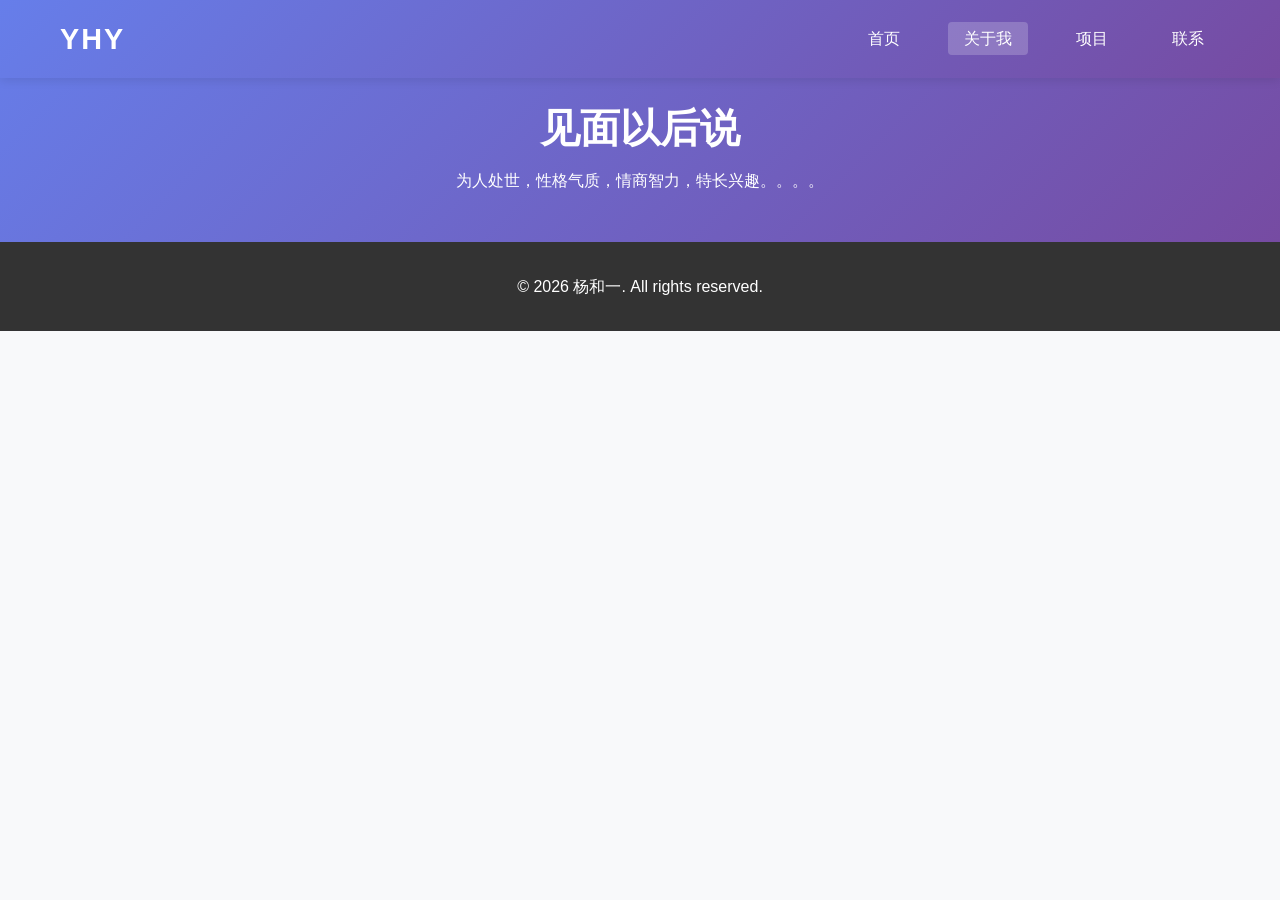
<file: website/about.html>
<!DOCTYPE html>
<html lang="zh-CN">
<head>
    <meta charset="UTF-8">
    <meta name="viewport" content="width=device-width, initial-scale=1.0">
    <title>联系我</title>
    <link rel="stylesheet" href="css/style.css">
</head>
<body>
    <nav class="navbar">
        <div class="nav-container">
            <div class="logo">YHY</div>
            <ul class="nav-menu">
                <li><a href="index.html">首页</a ></li>
                <li><a href="about.html"class="active">关于我</a ></li>
                <li><a href="projects.html">项目</a ></li>
                <li><a href="contact.html" >联系</a ></li>
            </ul>
        </div>
    </nav>

    <main>
        <section class="page-header">
            <div class="container">
                <h1>见面以后说</h1>
                <p>为人处世，性格气质，情商智力，特长兴趣。。。。</p >
            </div>
    </main>

    <footer>
        <div class="container">
            <p>&copy; 2026 杨和一. All rights reserved.</p >
        </div>
    </footer>

    <script src="js/main.js"></script>
</body>
</html>
</file>
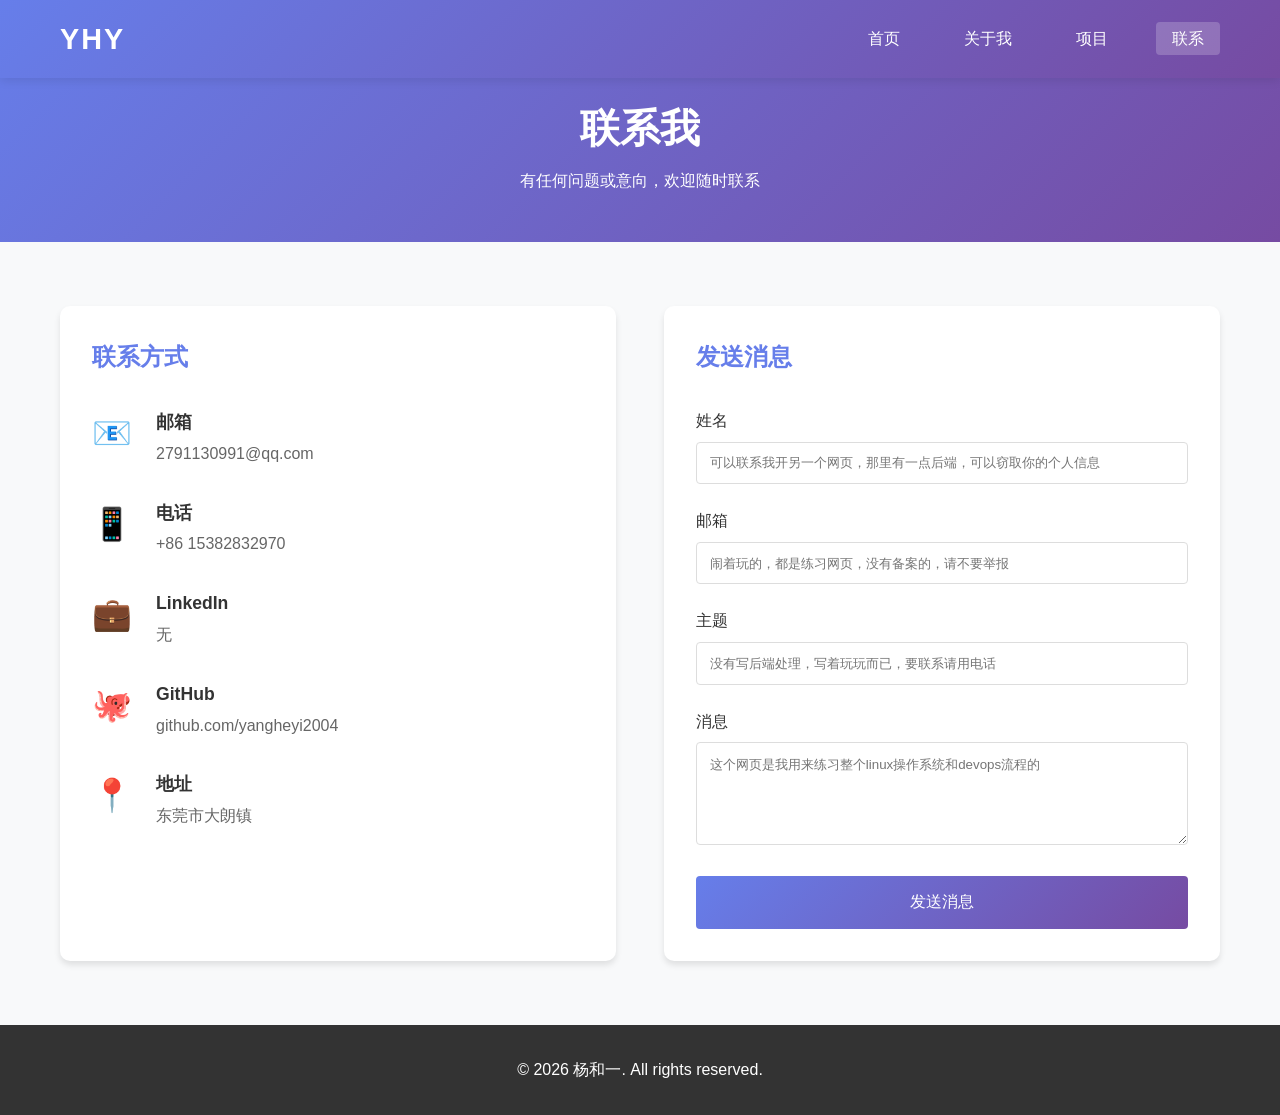
<file: website/contact.html>
<!DOCTYPE html>
<html lang="zh-CN">
<head>
    <meta charset="UTF-8">
    <meta name="viewport" content="width=device-width, initial-scale=1.0">
    <title>联系我</title>
    <link rel="stylesheet" href="css/style.css">
</head>
<body>
    <nav class="navbar">
        <div class="nav-container">
            <div class="logo">YHY</div>
            <ul class="nav-menu">
                <li><a href="index.html">首页</a ></li>
                <li><a href="about.html">关于我</a ></li>
                <li><a href="projects.html">项目</a ></li>
                <li><a href="contact.html" class="active">联系</a ></li>
            </ul>
        </div>
    </nav>

    <main>
        <section class="page-header">
            <div class="container">
                <h1>联系我</h1>
                <p>有任何问题或意向，欢迎随时联系</p >
            </div>
        </section>

        <section class="contact-content">
            <div class="container">
                <div class="contact-grid">
                    <div class="contact-info">
                        <h2>联系方式</h2>
                        
                        <div class="contact-item">
                            <div class="contact-icon">📧</div>
                            <div class="contact-detail">
                                <h3>邮箱</h3>
                                <p>2791130991@qq.com</p >
                            </div>
                        </div>

                        <div class="contact-item">
                            <div class="contact-icon">📱</div>
                            <div class="contact-detail">
                                <h3>电话</h3>
                                <p>+86 15382832970</p >
                            </div>
                        </div>

                        <div class="contact-item">
                            <div class="contact-icon">💼</div>
                            <div class="contact-detail">
                                <h3>LinkedIn</h3>
                                <p>无</p >
                            </div>
                        </div>

                        <div class="contact-item">
                            <div class="contact-icon">🐙</div>
                            <div class="contact-detail">
                                <h3>GitHub</h3>
                                <p>github.com/yangheyi2004</p >
                            </div>
                        </div>

                        <div class="contact-item">
                            <div class="contact-icon">📍</div>
                            <div class="contact-detail">
                                <h3>地址</h3>
                                <p>东莞市大朗镇</p >
                            </div>
                        </div>
                    </div>

                    <div class="contact-form">
                        <h2>发送消息</h2>
                        <form id="message-form">
                            <div class="form-group">
                                <label for="name">姓名</label>
                                <input type="text" id="name" name="name" required placeholder="可以联系我开另一个网页，那里有一点后端，可以窃取你的个人信息">
                            </div>
                            
                            <div class="form-group">
                                <label for="email">邮箱</label>
                                <input type="email" id="email" name="email" required placeholder="闹着玩的，都是练习网页，没有备案的，请不要举报">
                            </div>
                            
                            <div class="form-group">
                                <label for="subject">主题</label>
                                <input type="text" id="subject" name="subject" required placeholder="没有写后端处理，写着玩玩而已，要联系请用电话">
                            </div>
                            
                            <div class="form-group">
                                <label for="message">消息</label>
                                <textarea id="message" name="message" rows="5" required placeholder="这个网页是我用来练习整个linux操作系统和devops流程的"></textarea>
                            </div>
                            
                            <button type="submit" class="submit-btn">发送消息</button>
                        </form>
                    </div>
                </div>
            </div>
        </section>
    </main>

    <footer>
        <div class="container">
            <p>&copy; 2026 杨和一. All rights reserved.</p >
        </div>
    </footer>

    <script src="js/main.js"></script>
</body>
</html>
</file>
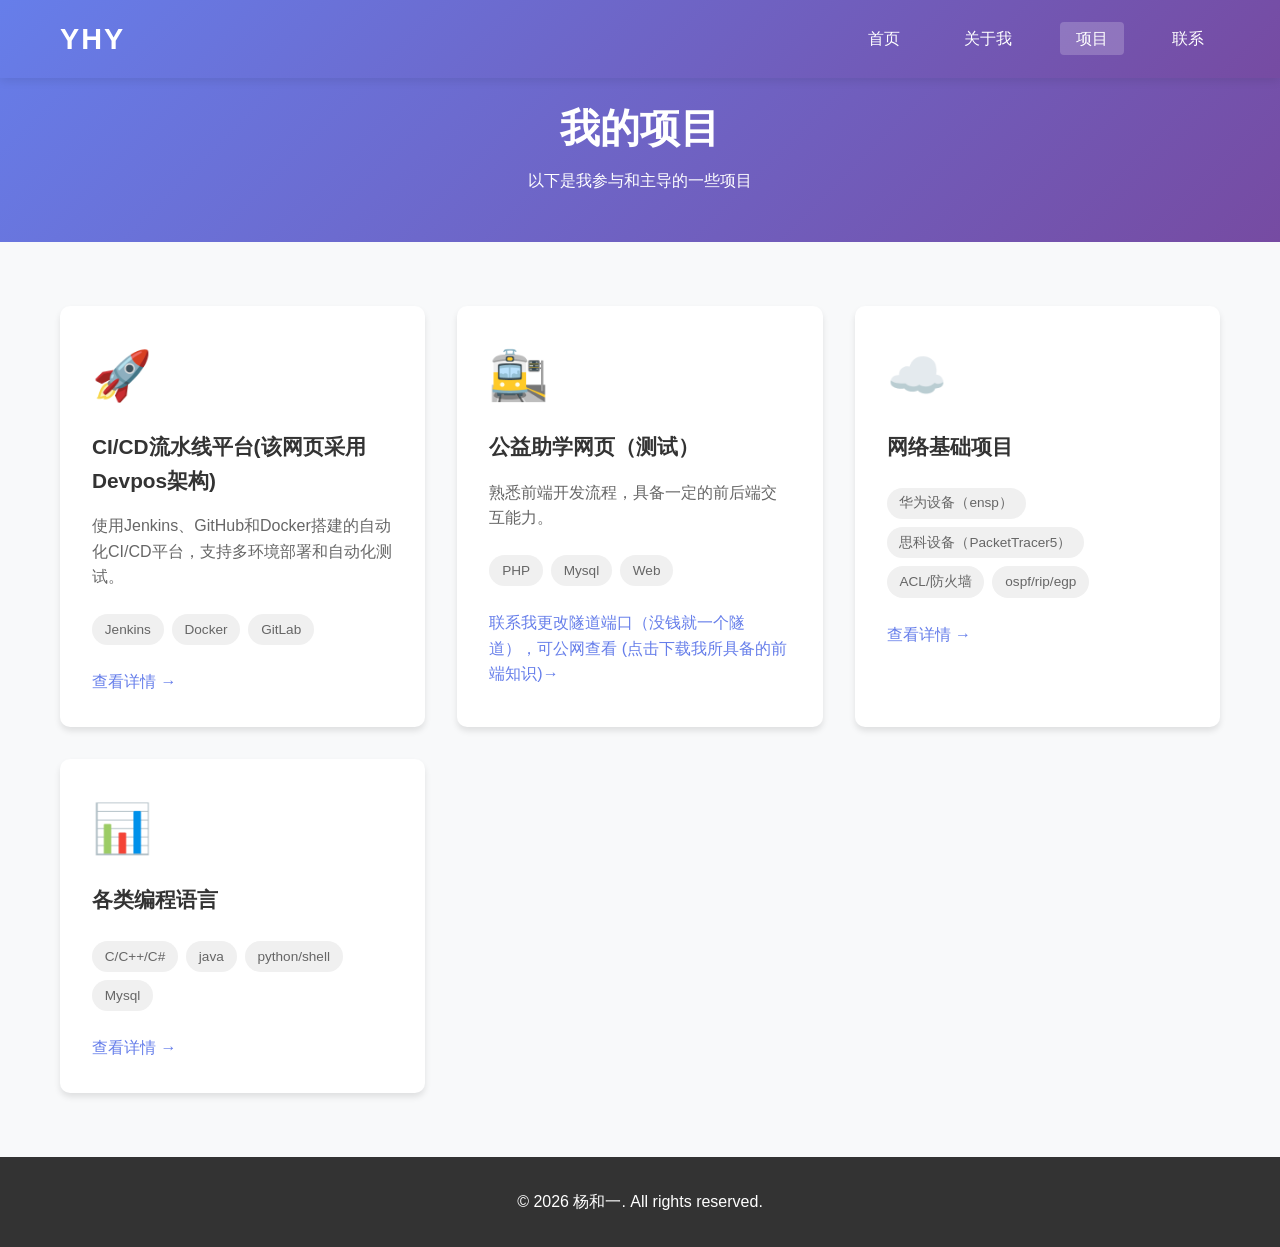
<file: website/projects.html>
<!DOCTYPE html>
<html lang="zh-CN">
<head>
    <meta charset="UTF-8">
    <meta name="viewport" content="width=device-width, initial-scale=1.0">
    <title>项目</title>
    <link rel="stylesheet" href="css/style.css">
</head>
<body>
    <nav class="navbar">
        <div class="nav-container">
            <div class="logo">YHY</div>
            <ul class="nav-menu">
                <li><a href="index.html">首页</a ></li>
                <li><a href="about.html">关于我</a ></li>
                <li><a href="projects.html" class="active">项目</a ></li>
                <li><a href="contact.html">联系</a ></li>
            </ul>
        </div>
    </nav>

    <main>
        <section class="page-header">
            <div class="container">
                <h1>我的项目</h1>
                <p>以下是我参与和主导的一些项目</p >
            </div>
        </section>

        <section class="projects-grid">
            <div class="container">
                <div class="project-card">
                    <div class="project-icon">🚀</div>
                    <h3>CI/CD流水线平台(该网页采用Devpos架构)</h3>
                    <p class="project-description">使用Jenkins、GitHub和Docker搭建的自动化CI/CD平台，支持多环境部署和自动化测试。</p >
                    <div class="project-tech">
                        <span class="tech-tag">Jenkins</span>
                        <span class="tech-tag">Docker</span>
                        <span class="tech-tag">GitLab</span>
                    </div>
                    <div class="project-links">
                        <a href="#" class="project-link">查看详情 →</a >
                    </div>
                </div>

                <div class="project-card">
                    <div class="project-icon">🚉</div>
                    <h3>公益助学网页（测试）</h3>
                    <p class="project-description">熟悉前端开发流程，具备一定的前后端交互能力。</p >
                    <div class="project-tech">
                        <span class="tech-tag">PHP</span>
                        <span class="tech-tag">Mysql</span>
                        <span class="tech-tag">Web</span>
                        
                    </div>
                    <div class="project-links">
                        <a href="./download/前端知识.rar" class="project-link">联系我更改隧道端口（没钱就一个隧道），可公网查看 (点击下载我所具备的前端知识)→</a >
                    </div>
                </div>

                <div class="project-card">
                    <div class="project-icon">☁️</div>
                    <h3>网络基础项目</h3>
                    <p class="project-description"></p >
                    <div class="project-tech">
                        <span class="tech-tag">华为设备（ensp）</span>
                        <span class="tech-tag">思科设备（PacketTracer5）</span>
                        <span class="tech-tag">ACL/防火墙</span>
                        <span class="tech-tag">ospf/rip/egp</span>
                    </div>
                    <div class="project-links">
                        <a href="./download/网路配置知识.rar" class="project-link">查看详情 →</a >
                    </div>
                </div>

                <div class="project-card">
                    <div class="project-icon">📊</div>
                    <h3>各类编程语言</h3>
                    <p class="project-description"></p >
                    <div class="project-tech">
                        <span class="tech-tag">C/C++/C#</span>
                        <span class="tech-tag">java</span>
                        <span class="tech-tag">python/shell</span>
                        <span class="tech-tag">Mysql</span>
                    </div>
                    <div class="project-links">
                        <a href="./download/c+java+python+sql.rar"  class="project-link">查看详情 →</a >
                    </div>
                </div>
            </div>
        </section>
    </main>

    <footer>
        <div class="container">
            <p>&copy; 2026 杨和一. All rights reserved.</p >
        </div>
    </footer>

    <script src="js/main.js"></script>
</body>
</html>
</file>
<file: website/css/style.css>
* {
    margin: 0;
    padding: 0;
    box-sizing: border-box;
}

body {
    font-family: 'Segoe UI', Tahoma, Geneva, Verdana, sans-serif;
    line-height: 1.6;
    color: #333;
    background: #f8f9fa;
}

.container {
    max-width: 1200px;
    margin: 0 auto;
    padding: 0 20px;
}

/* ===== 导航栏 ===== */
.navbar {
    background: linear-gradient(135deg, #667eea 0%, #764ba2 100%);
    color: white;
    position: fixed;
    width: 100%;
    top: 0;
    z-index: 1000;
    box-shadow: 0 2px 10px rgba(0,0,0,0.1);
}

.nav-container {
    max-width: 1200px;
    margin: 0 auto;
    padding: 1rem 20px;
    display: flex;
    justify-content: space-between;
    align-items: center;
}

.logo {
    font-size: 1.8rem;
    font-weight: bold;
    letter-spacing: 2px;
}

.nav-menu {
    display: flex;
    list-style: none;
    gap: 2rem;
}

.nav-menu a {
    color: white;
    text-decoration: none;
    font-weight: 500;
    padding: 0.5rem 1rem;
    border-radius: 4px;
    transition: all 0.3s;
}

.nav-menu a:hover,
.nav-menu a.active {
    background: rgba(255,255,255,0.2);
    transform: translateY(-2px);
}

/* ===== 主页英雄区域 ===== */
.hero {
    background: linear-gradient(135deg, #667eea 0%, #764ba2 100%);
    color: white;
    padding: 8rem 0 4rem;
    text-align: center;
    min-height: 60vh;
    display: flex;
    align-items: center;
}

.hero .container {
    width: 100%;
}

.avatar {
    width: 150px;
    height: 150px;
    border-radius: 50%;
    border: 4px solid white;
    margin-bottom: 1.5rem;
    box-shadow: 0 4px 20px rgba(0,0,0,0.2);
}

.hero h1 {
    font-size: 3rem;
    margin-bottom: 1rem;
    animation: fadeInUp 1s ease;
}

.tagline {
    font-size: 1.3rem;
    margin-bottom: 2rem;
    opacity: 0.95;
    animation: fadeInUp 1s ease 0.2s both;
}

.hero-buttons {
    display: flex;
    gap: 1rem;
    justify-content: center;
    animation: fadeInUp 1s ease 0.4s both;
}

.btn {
    display: inline-block;
    padding: 0.8rem 2rem;
    border-radius: 4px;
    text-decoration: none;
    font-weight: 500;
    transition: all 0.3s;
}

.btn-primary {
    background: white;
    color: #667eea;
}

.btn-primary:hover {
    transform: translateY(-2px);
    box-shadow: 0 4px 15px rgba(0,0,0,0.2);
}

.btn-secondary {
    background: transparent;
    color: white;
    border: 2px solid white;
}

.btn-secondary:hover {
    background: white;
    color: #667eea;
    transform: translateY(-2px);
}

/* ===== 技能标签 ===== */
.skills-preview {
    padding: 4rem 0;
    background: white;
}

.skills-preview h2 {
    text-align: center;
    margin-bottom: 2rem;
    color: #333;
}

.skills-cloud {
    display: flex;
    flex-wrap: wrap;
    gap: 1rem;
    justify-content: center;
}

.skill-tag {
    background: linear-gradient(135deg, #667eea 0%, #764ba2 100%);
    color: white;
    padding: 0.6rem 1.5rem;
    border-radius: 30px;
    font-size: 1rem;
    font-weight: 500;
    transition: all 0.3s;
    box-shadow: 0 2px 8px rgba(102, 126, 234, 0.3);
}

.skill-tag:hover {
    transform: translateY(-2px);
    box-shadow: 0 4px 15px rgba(102, 126, 234, 0.5);
}

/* ===== 最新项目卡片 ===== */
.latest-projects {
    padding: 4rem 0;
    background: #f8f9fa;
}

.latest-projects h2 {
    text-align: center;
    margin-bottom: 2rem;
    color: #333;
}

.project-cards {
    display: grid;
    grid-template-columns: repeat(auto-fit, minmax(300px, 1fr));
    gap: 2rem;
}

.project-card {
    background: white;
    border-radius: 10px;
    overflow: hidden;
    box-shadow: 0 4px 6px rgba(0,0,0,0.1);
    transition: all 0.3s;
}

.project-card:hover {
    transform: translateY(-5px);
    box-shadow: 0 8px 15px rgba(0,0,0,0.15);
}

/* ===== 页面头部 ===== */
.page-header {
    background: linear-gradient(135deg, #667eea 0%, #764ba2 100%);
    color: white;
    padding: 6rem 0 3rem;
    text-align: center;
}

.page-header h1 {
    font-size: 2.5rem;
    margin-bottom: 0.5rem;
}

/* ===== 关于页面 ===== */
.about-content {
    padding: 4rem 0;
}

.about-grid {
    display: grid;
    grid-template-columns: 2fr 1fr;
    gap: 3rem;
}

.about-text h2,
.about-text h3 {
    color: #333;
    margin: 2rem 0 1rem;
}

.about-text h2 {
    font-size: 2rem;
    color: #667eea;
}

.experience-item,
.education-item {
    margin-bottom: 2rem;
    padding-left: 1rem;
    border-left: 3px solid #667eea;
}

.experience-item h4 {
    color: #333;
    margin-bottom: 0.3rem;
}

.company,
.school {
    color: #666;
    font-size: 0.9rem;
    margin-bottom: 0.5rem;
}

.experience-item ul {
    list-style: none;
}

.experience-item li {
    margin-bottom: 0.5rem;
    padding-left: 1.5rem;
    position: relative;
}

.experience-item li:before {
    content: "▹";
    color: #667eea;
    position: absolute;
    left: 0;
}

.info-card {
    background: white;
    padding: 2rem;
    border-radius: 10px;
    box-shadow: 0 4px 6px rgba(0,0,0,0.1);
    margin-bottom: 2rem;
}

.info-card h3 {
    color: #667eea;
    margin-bottom: 1rem;
    padding-bottom: 0.5rem;
    border-bottom: 2px solid #667eea;
}

.info-card ul {
    list-style: none;
}

.info-card li {
    margin-bottom: 0.8rem;
}

/* ===== 项目页面 ===== */
.projects-grid {
    padding: 4rem 0;
}

.projects-grid .container {
    display: grid;
    grid-template-columns: repeat(auto-fit, minmax(300px, 1fr));
    gap: 2rem;
}

.project-card {
    background: white;
    padding: 2rem;
    border-radius: 10px;
    box-shadow: 0 4px 6px rgba(0,0,0,0.1);
    transition: all 0.3s;
}

.project-icon {
    font-size: 3rem;
    margin-bottom: 1rem;
}

.project-card h3 {
    color: #333;
    margin-bottom: 1rem;
    font-size: 1.3rem;
}

.project-description {
    color: #666;
    margin-bottom: 1.5rem;
    line-height: 1.6;
}

.project-tech {
    display: flex;
    flex-wrap: wrap;
    gap: 0.5rem;
    margin-bottom: 1.5rem;
}

.tech-tag {
    background: #f0f0f0;
    padding: 0.3rem 0.8rem;
    border-radius: 20px;
    font-size: 0.85rem;
    color: #666;
}

.project-link {
    color: #667eea;
    text-decoration: none;
    font-weight: 500;
    transition: color 0.3s;
}

.project-link:hover {
    color: #764ba2;
}

/* ===== 联系页面 ===== */
.contact-content {
    padding: 4rem 0;
}

.contact-grid {
    display: grid;
    grid-template-columns: 1fr 1fr;
    gap: 3rem;
}

.contact-info {
    background: white;
    padding: 2rem;
    border-radius: 10px;
    box-shadow: 0 4px 6px rgba(0,0,0,0.1);
}

.contact-info h2 {
    color: #667eea;
    margin-bottom: 2rem;
}

.contact-item {
    display: flex;
    gap: 1rem;
    margin-bottom: 2rem;
    align-items: flex-start;
}

.contact-icon {
    font-size: 2rem;
    min-width: 3rem;
}

.contact-detail h3 {
    color: #333;
    margin-bottom: 0.3rem;
    font-size: 1.1rem;
}

.contact-detail p {
    color: #666;
}

.contact-form {
    background: white;
    padding: 2rem;
    border-radius: 10px;
    box-shadow: 0 4px 6px rgba(0,0,0,0.1);
}

.contact-form h2 {
    color: #667eea;
    margin-bottom: 2rem;
}

.form-group {
    margin-bottom: 1.5rem;
}

.form-group label {
    display: block;
    margin-bottom: 0.5rem;
    color: #333;
    font-weight: 500;
}

.form-group input,
.form-group textarea {
    width: 100%;
    padding: 0.8rem;
    border: 1px solid #ddd;
    border-radius: 4px;
    font-family: inherit;
    transition: border-color 0.3s;
}

.form-group input:focus,
.form-group textarea:focus {
    outline: none;
    border-color: #667eea;
    box-shadow: 0 0 0 3px rgba(102,126,234,0.1);
}

.submit-btn {
    background: linear-gradient(135deg, #667eea 0%, #764ba2 100%);
    color: white;
    border: none;
    padding: 1rem 2rem;
    border-radius: 4px;
    cursor: pointer;
    width: 100%;
    font-size: 1rem;
    font-weight: 500;
    transition: all 0.3s;
}

.submit-btn:hover {
    transform: translateY(-2px);
    box-shadow: 0 4px 15px rgba(102,126,234,0.4);
}

/* ===== 页脚 ===== */
footer {
    background: #333;
    color: white;
    padding: 2rem 0;
    text-align: center;
}

.deploy-info {
    margin-top: 1rem;
    padding-top: 1rem;
    border-top: 1px solid #444;
    font-size: 0.9rem;
    color: #aaa;
}

.deploy-info span {
    color: #667eea;
    font-weight: bold;
}

/* ===== 动画 ===== */
@keyframes fadeInUp {
    from {
        opacity: 0;
        transform: translateY(20px);
    }
    to {
        opacity: 1;
        transform: translateY(0);
    }
}

/* ===== 响应式设计 ===== */
@media (max-width: 768px) {
    .nav-menu {
        display: none;
    }
    
    .hero h1 {
        font-size: 2rem;
    }
    
    .hero-buttons {
        flex-direction: column;
        align-items: center;
    }
    
    .btn {
        width: 100%;
        max-width: 250px;
    }
    
    .about-grid,
    .contact-grid {
        grid-template-columns: 1fr;
    }
    
    .project-cards {
        grid-template-columns: 1fr;
    }
}
</file>
